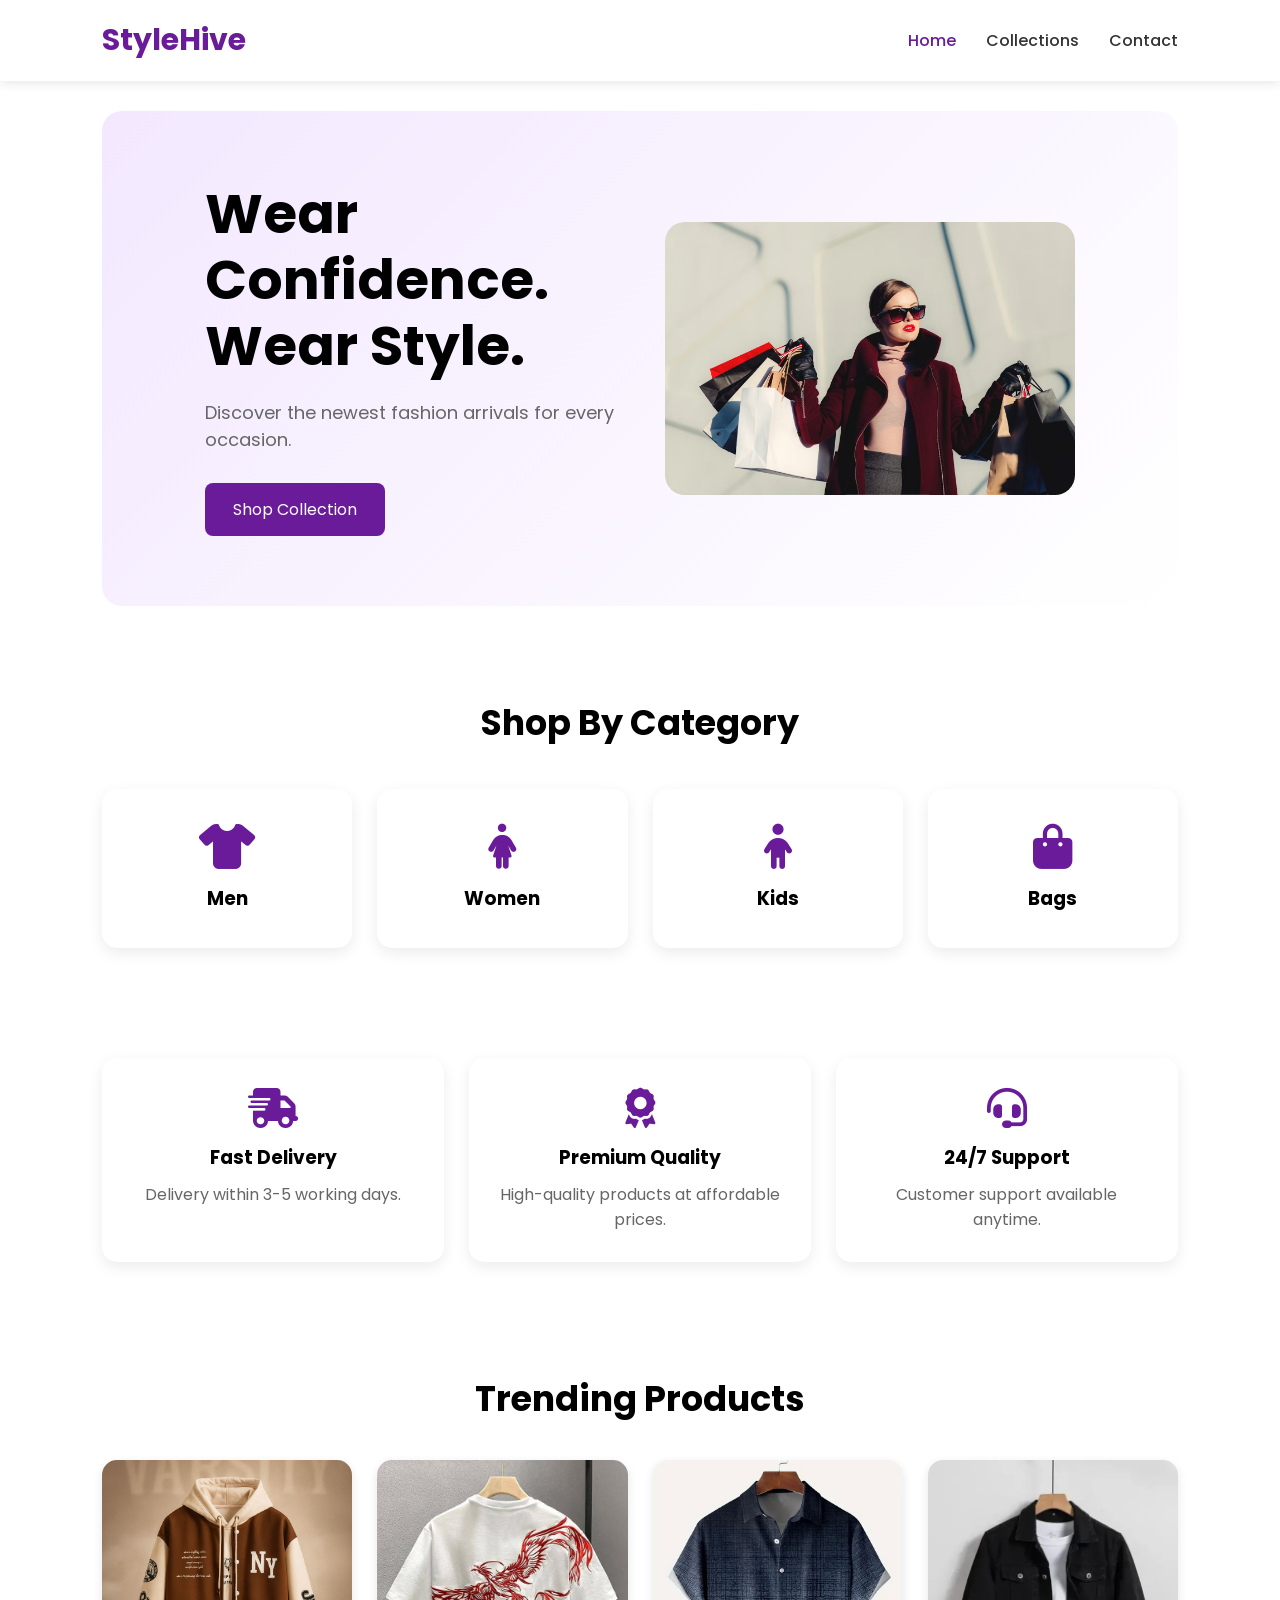
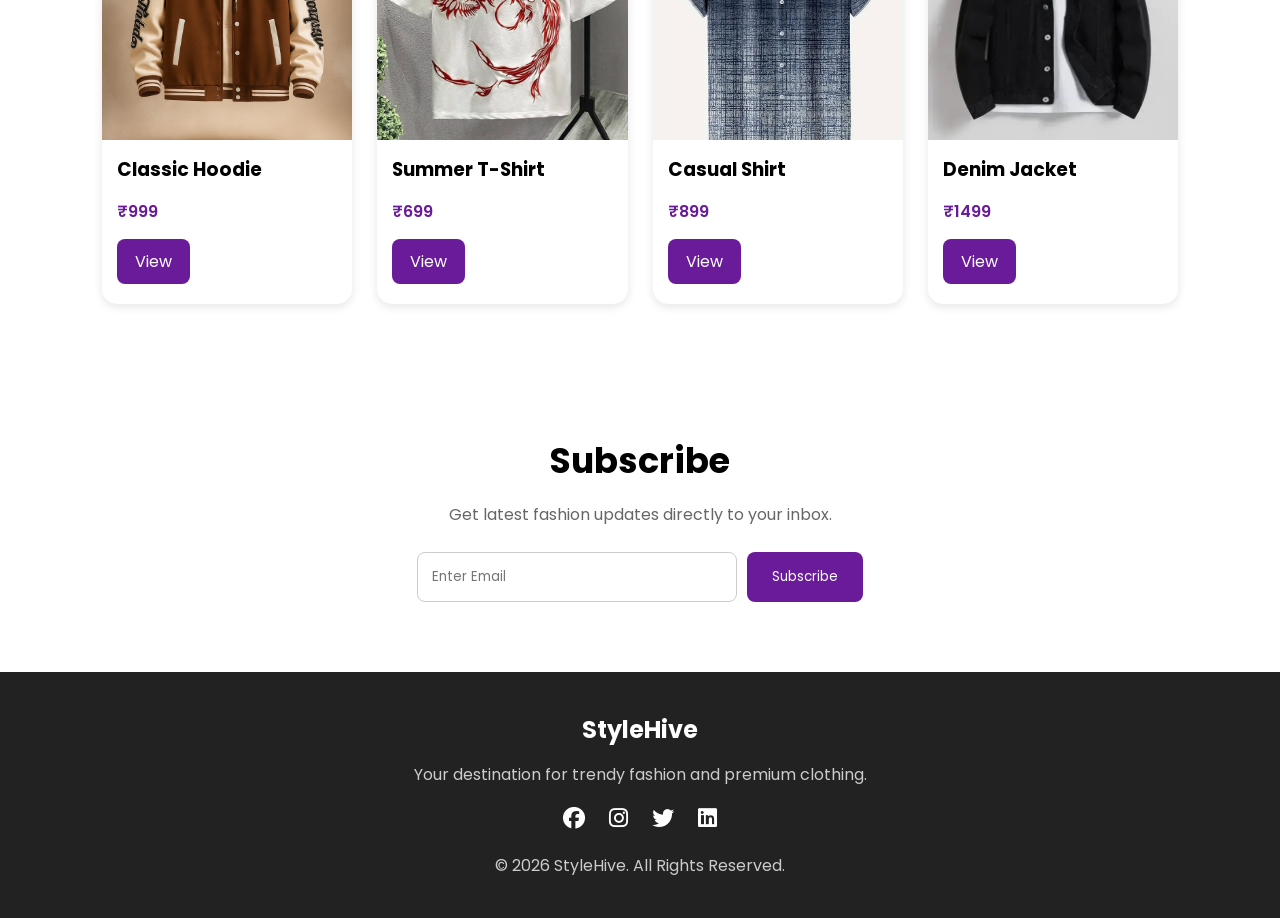
<file: index.html>
<!DOCTYPE html>
<html lang="en">

<head>
    <meta charset="UTF-8">
    <meta name="viewport" content="width=device-width, initial-scale=1.0">
    <title>StyleHive</title>

    <link rel="stylesheet" href="style.css">

    <link rel="stylesheet" href="https://cdnjs.cloudflare.com/ajax/libs/font-awesome/6.5.2/css/all.min.css">
</head>

<body>

    <!-- NAVBAR -->

    <nav class="navbar">

        <div class="logo">
            <h2>StyleHive</h2>
        </div>

        <ul class="nav-links">
            <li><a href="index.html" class="active">Home</a></li>
            <li><a href="collection.html">Collections</a></li>
            <li><a href="contact.html">Contact</a></li>
        </ul>

    </nav>


    <!-- HERO -->

    <section class="hero">

        <div class="hero-content">

            <h1>Wear Confidence.<br>Wear Style.</h1>

            <p>
                Discover the newest fashion arrivals for every occasion.
            </p>

            <a href="collection.html" class="btn">
                Shop Collection
            </a>

        </div>

        <div class="hero-image">

            <img src="./image/banner.avif" alt="Fashion Banner">

        </div>

    </section>


    <!-- CATEGORIES -->

    <section class="categories">

        <h2>Shop By Category</h2>

        <div class="category-container">

            <div class="category-card">
                <i class="fa-solid fa-shirt"></i>
                <h3>Men</h3>
            </div>

            <div class="category-card">
                <i class="fa-solid fa-person-dress"></i>
                <h3>Women</h3>
            </div>

            <div class="category-card">
                <i class="fa-solid fa-child"></i>
                <h3>Kids</h3>
            </div>

            <div class="category-card">
                <i class="fa-solid fa-bag-shopping"></i>
                <h3>Bags</h3>
            </div>

        </div>

    </section>


    <!-- FEATURES -->

    <section class="features">

        <div class="feature">

            <i class="fa-solid fa-truck-fast"></i>

            <h3>Fast Delivery</h3>

            <p>Delivery within 3-5 working days.</p>

        </div>

        <div class="feature">

            <i class="fa-solid fa-award"></i>

            <h3>Premium Quality</h3>

            <p>High-quality products at affordable prices.</p>

        </div>

        <div class="feature">

            <i class="fa-solid fa-headset"></i>

            <h3>24/7 Support</h3>

            <p>Customer support available anytime.</p>

        </div>

    </section>


    <!-- TRENDING -->

    <section class="products">

        <h2>Trending Products</h2>

        <div class="product-grid">


            <div class="product-card">

                <img src="./image/hoodie.jpg">

                <h3>Classic Hoodie</h3>

                <p>₹999</p>

                <a href="collections.html">View</a>

            </div>


            <div class="product-card">

                <img src="./image/tshirt.jpg">

                <h3>Summer T-Shirt</h3>

                <p>₹699</p>

                <a href="collections.html">View</a>

            </div>


            <div class="product-card">

                <img src="./image/ima0.jpg">

                <h3>Casual Shirt</h3>

                <p>₹899</p>

                <a href="collections.html">View</a>

            </div>


            <div class="product-card">

                <img src="./image/ima3.webp">

                <h3>Denim Jacket</h3>

                <p>₹1499</p>

                <a href="collections.html">View</a>

            </div>


        </div>

    </section>


    <!-- NEWSLETTER -->

    <section class="newsletter">

        <h2>Subscribe</h2>

        <p>Get latest fashion updates directly to your inbox.</p>

        <form>

            <input type="email" placeholder="Enter Email">

            <button>

                Subscribe

            </button>

        </form>

    </section>


    <!-- FOOTER -->

    <footer>

        <h2>StyleHive</h2>

        <p>

            Your destination for trendy fashion and premium clothing.

        </p>

        <div class="social-icons">

            <i class="fab fa-facebook"></i>

            <i class="fab fa-instagram"></i>

            <i class="fab fa-twitter"></i>

            <i class="fab fa-linkedin"></i>

        </div>

        <p>

            © 2026 StyleHive. All Rights Reserved.

        </p>

    </footer>

    <script src="script.js"></script>

</body>

</html>
</file>
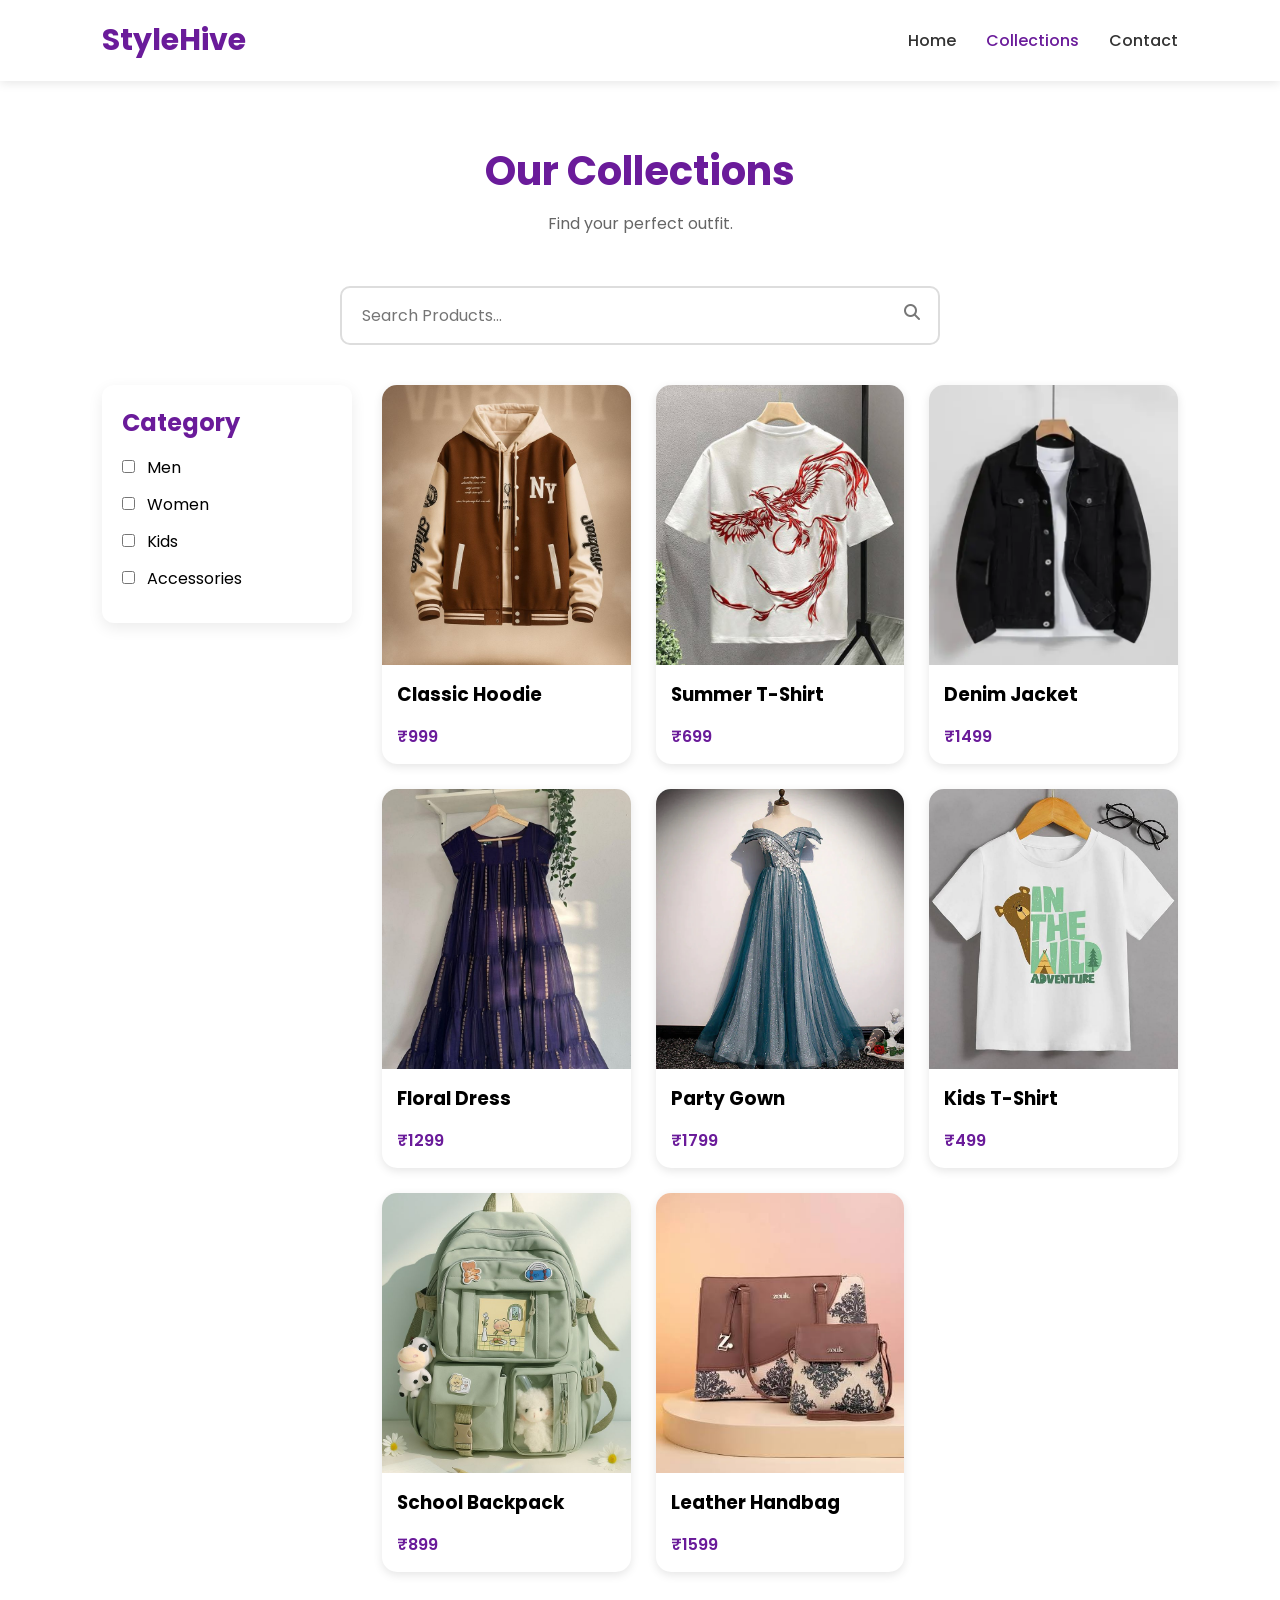
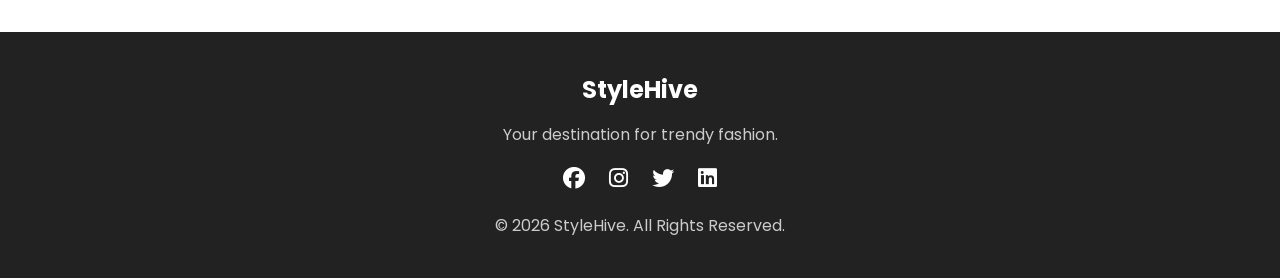
<file: collection.html>
<!DOCTYPE html>
<html lang="en">
<head>
    <meta charset="UTF-8">
    <meta name="viewport" content="width=device-width, initial-scale=1.0">
    <title>StyleHive | Collections</title>

    <link rel="stylesheet" href="style.css">

    <link rel="stylesheet"
    href="https://cdnjs.cloudflare.com/ajax/libs/font-awesome/6.5.2/css/all.min.css">
</head>
<body>

<!-- NAVBAR -->

<nav class="navbar">

    <div class="logo">
        <h2>StyleHive</h2>
    </div>

    <ul class="nav-links">
        <li><a href="index.html">Home</a></li>
        <li><a href="collections.html" class="active">Collections</a></li>
        <li><a href="contact.html">Contact</a></li>
    </ul>

</nav>

<!-- PAGE TITLE -->

<section class="collection-header">
    <h1>Our Collections</h1>
    <p>Find your perfect outfit.</p>
</section>

<!-- SEARCH -->

<div class="search-box">
    <input type="text" id="search" placeholder="Search Products...">
    <i class="fa-solid fa-magnifying-glass"></i>
</div>

<!-- COLLECTION SECTION -->

<section class="collection-container">

    <!-- FILTER -->

    <aside class="filter">

        <h2>Category</h2>

        <label>
            <input type="checkbox" value="Men" class="filter-check">
            Men
        </label>

        <label>
            <input type="checkbox" value="Women" class="filter-check">
            Women
        </label>

        <label>
            <input type="checkbox" value="Kids" class="filter-check">
            Kids
        </label>

        <label>
            <input type="checkbox" value="Accessories" class="filter-check">
            Accessories
        </label>

    </aside>

    <!-- PRODUCTS -->

    <div class="product-grid">

        <div class="product-card product"
        data-name="Classic Hoodie"
        data-category="Men">

            <img src="./image/hoodie.jpg">
            <h3>Classic Hoodie</h3>
            <p>₹999</p>

        </div>

        <div class="product-card product"
        data-name="Summer T-Shirt"
        data-category="Men">

            <img src="./image/tshirt.jpg">
            <h3>Summer T-Shirt</h3>
            <p>₹699</p>

        </div>

        <div class="product-card product"
        data-name="Denim Jacket"
        data-category="Men">

            <img src="./image/ima3.webp">
            <h3>Denim Jacket</h3>
            <p>₹1499</p>

        </div>

        <div class="product-card product"
        data-name="Floral Dress"
        data-category="Women">

            <img src="./image/ima5.jpg">
            <h3>Floral Dress</h3>
            <p>₹1299</p>

        </div>

        <div class="product-card product"
        data-name="Party Gown"
        data-category="Women">

            <img src="./image/ima9.webp">
            <h3>Party Gown</h3>
            <p>₹1799</p>

        </div>

        <div class="product-card product"
        data-name="Kids T-Shirt"
        data-category="Kids">

            <img src="./image/ima12.jpg">
            <h3>Kids T-Shirt</h3>
            <p>₹499</p>

        </div>

        <div class="product-card product"
        data-name="School Backpack"
        data-category="Accessories">

            <img src="./image/ima14.jpg">
            <h3>School Backpack</h3>
            <p>₹899</p>

        </div>

        <div class="product-card product"
        data-name="Leather Handbag"
        data-category="Accessories">

            <img src="./image/ima16.jpg">
            <h3>Leather Handbag</h3>
            <p>₹1599</p>

        </div>

    </div>

</section>

<!-- FOOTER -->

<footer>

    <h2>StyleHive</h2>

    <p>Your destination for trendy fashion.</p>

    <div class="social-icons">

        <i class="fab fa-facebook"></i>
        <i class="fab fa-instagram"></i>
        <i class="fab fa-twitter"></i>
        <i class="fab fa-linkedin"></i>

    </div>

    <p>© 2026 StyleHive. All Rights Reserved.</p>

</footer>

<script src="script.js"></script>

</body>
</html>
</file>
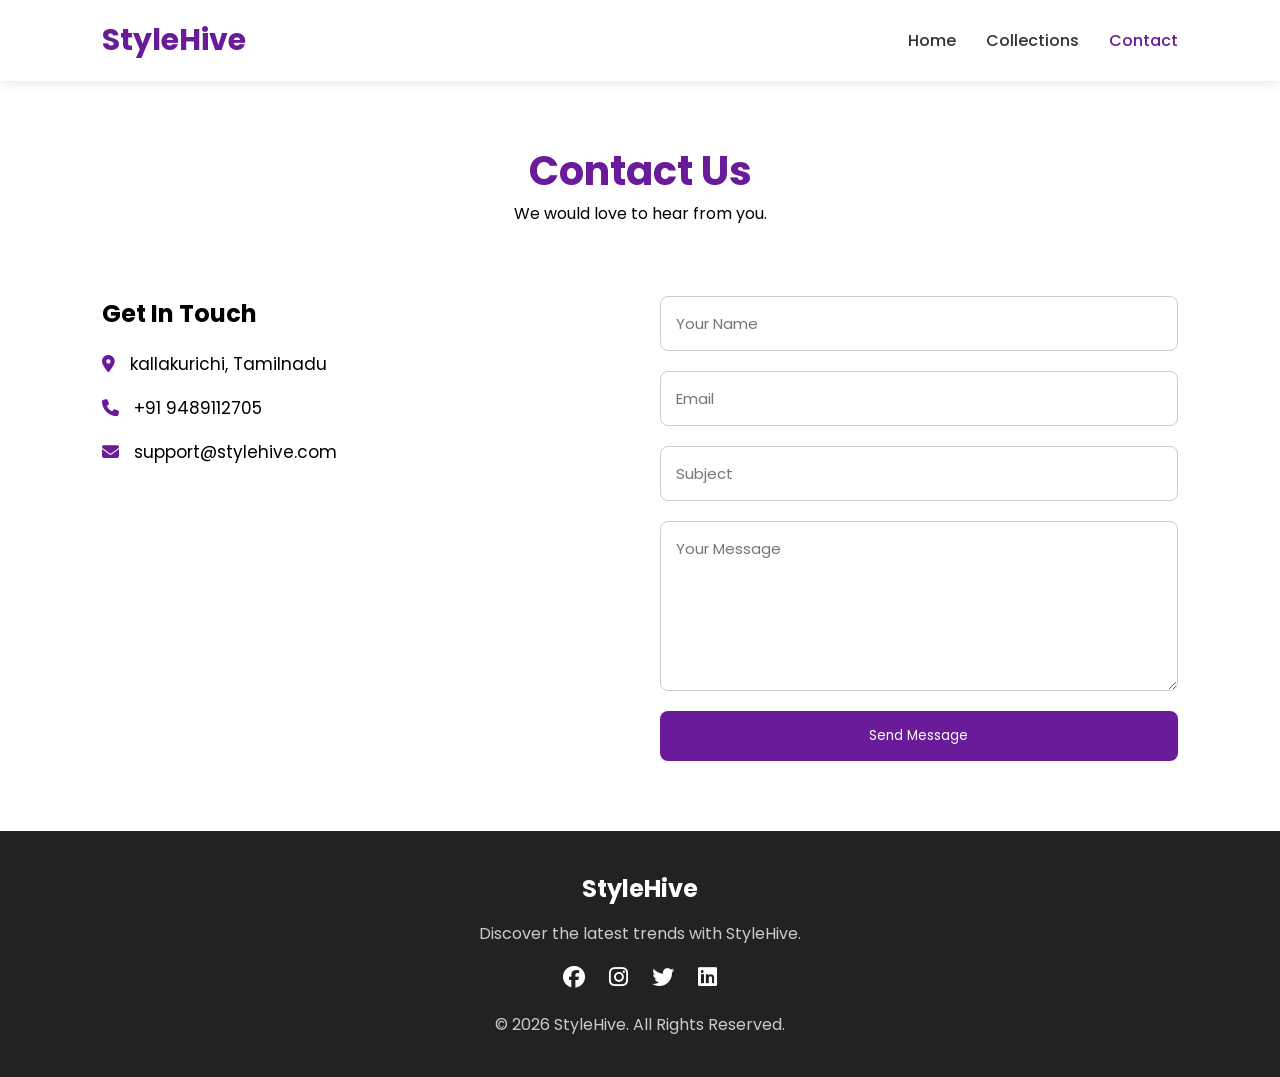
<file: contact.html>
<!DOCTYPE html>
<html lang="en">
<head>
    <meta charset="UTF-8">
    <meta name="viewport" content="width=device-width, initial-scale=1.0">
    <title>StyleHive | Contact</title>

    <link rel="stylesheet" href="style.css">

    <link rel="stylesheet"
    href="https://cdnjs.cloudflare.com/ajax/libs/font-awesome/6.5.2/css/all.min.css">
</head>
<body>

    <!-- NAVBAR -->

    <nav class="navbar">

        <div class="logo">
            <h2>StyleHive</h2>
        </div>

        <ul class="nav-links">
            <li><a href="index.html">Home</a></li>
            <li><a href="collection.html">Collections</a></li>
            <li><a href="contact.html" class="active">Contact</a></li>
        </ul>

    </nav>

    <!-- CONTACT HEADER -->

    <section class="contact-header">
        <h1>Contact Us</h1>
        <p>We would love to hear from you.</p>
    </section>

    <!-- CONTACT -->

    <section class="contact-container">

        <div class="contact-info">

            <h2>Get In Touch</h2>

            <p>
                <i class="fa-solid fa-location-dot"></i>
                kallakurichi, Tamilnadu
            </p>

            <p>
                <i class="fa-solid fa-phone"></i>
                +91 9489112705
            </p>

            <p>
                <i class="fa-solid fa-envelope"></i>
                support@stylehive.com
            </p>

        </div>

        <div class="contact-form">

            <form>

                <input
                type="text"
                placeholder="Your Name"
                required>

                <input
                type="email"
                placeholder="Email"
                required>

                <input
                type="text"
                placeholder="Subject">

                <textarea
                rows="6"
                placeholder="Your Message"></textarea>

                <button type="submit">
                    Send Message
                </button>

            </form>

        </div>

    </section>

    <!-- FOOTER -->

    <footer>

        <h2>StyleHive</h2>

        <p>
            Discover the latest trends with StyleHive.
        </p>

        <div class="social-icons">

            <i class="fab fa-facebook"></i>
            <i class="fab fa-instagram"></i>
            <i class="fab fa-twitter"></i>
            <i class="fab fa-linkedin"></i>

        </div>

        <p>
            © 2026 StyleHive. All Rights Reserved.
        </p>

    </footer>

    <script src="script.js"></script>

</body>
</html>
</file>
<file: style.css>
/* Google Font */
@import url('https://fonts.googleapis.com/css2?family=Poppins:wght@300;400;500;600;700&display=swap');

* {
    margin: 0;
    padding: 0;
    box-sizing: border-box;
    font-family: 'Poppins', sans-serif;
}

body {
   background:#fff
    color:#333;
}

a {
    text-decoration: none;
}

img {
    width: 100%;
    display: block;
}

/* NAVBAR */

.navbar {
    display: flex;
    justify-content: space-between;
    align-items: center;
    padding: 18px 8%;
    background: #fff;
    position: sticky;
    top: 0;
    z-index: 1000;
    box-shadow: 0 2px 10px rgba(0, 0, 0, 0.1);
}

.logo h2 {
    color: #6a1b9a;
    font-size: 30px;
}

.nav-links {
    display: flex;
    list-style: none;
    gap: 30px;
}

.nav-links a {
    color: #333;
    font-weight: 500;
    transition: .3s;
}

.nav-links a:hover,
.nav-links .active {
    color: #6a1b9a;
}

/* HERO */

.hero{
    display:flex;
    justify-content:space-between;
    align-items:center;
    padding:70px 8%;
    gap:50px;
    background:linear-gradient(135deg,#f3e8ff,#ffffff);
    border-radius:20px;
    margin:30px 8%;
}

.hero-content {
    flex: 1;
}

.hero-content h1 {
    font-size: 55px;
    margin-bottom: 20px;
    line-height: 1.2;
}

.hero-content p {
    color: #666;
    margin-bottom: 30px;
    font-size: 18px;
}

.btn {
    display: inline-block;
    background: #6a1b9a;
    color: white;
    padding: 14px 28px;
    border-radius: 8px;
    transition: .3s;
}

.btn:hover {
    background: #4a148c;
}

.hero-image {
    flex: 1;
}

.hero-image img {
    border-radius: 20px;
}

/* CATEGORY */

.categories {
    padding: 60px 8%;
}

.categories h2 {
    text-align: center;
    margin-bottom: 40px;
    font-size: 35px;
}

.category-container {
    display: grid;
    grid-template-columns: repeat(auto-fit, minmax(180px, 1fr));
    gap: 25px;
}

.category-card {
    background: white;
    padding: 35px;
    border-radius: 15px;
    text-align: center;
    transition: .3s;
    box-shadow: 0 5px 15px rgba(0, 0, 0, .08);
}

.category-card:hover {
    transform: translateY(-8px);
}

.category-card i {
    font-size: 45px;
    color: #6a1b9a;
    margin-bottom: 15px;
}

/* FEATURES */

.features {
    padding: 50px 8%;
    display: grid;
    grid-template-columns: repeat(auto-fit, minmax(250px, 1fr));
    gap: 25px;
}

.feature {
    background: white;
    padding: 30px;
    text-align: center;
    border-radius: 15px;
    box-shadow: 0 5px 15px rgba(0, 0, 0, .08);
}

.feature i {
    font-size: 40px;
    color: #6a1b9a;
    margin-bottom: 15px;
}

.feature h3 {
    margin-bottom: 10px;
}

.feature p {
    color: #666;
}

/* PRODUCTS */

.products {
    padding: 60px 8%;
}

.products h2 {
    text-align: center;
    margin-bottom: 35px;
    font-size: 35px;
}

.product-grid {
    display: grid;
    grid-template-columns: repeat(auto-fit, minmax(230px, 1fr));
    gap: 25px;
}

.product-card {
    background: white;
    border-radius: 15px;
    overflow: hidden;
   box-shadow: 0px 3px 10px rgba(0, 0, 0, 0.1);
    transition: .3s;
}

.product-card:hover {
    transform: translateY(-8px);
}

.product-card img {
    height: 280px;
    object-fit: cover;
}

.product-card h3 {
    margin: 15px;
}

.product-card p {
    margin: 0 15px 15px;
    color: #6a1b9a;
    font-weight: 600;
}

.product-card a {
    display: inline-block;
    margin: 0 15px 20px;
    background: #6a1b9a;
    color: white;
    padding: 10px 18px;
    border-radius: 8px;
}

/* COLLECTION HEADER */

.collection-header {
    text-align: center;
    padding: 60px 8% 30px;
}

.collection-header h1 {
    font-size: 40px;
    color: #6a1b9a;
}

.collection-header p {
    color: #666;
    margin-top: 10px;
}

/* SEARCH BAR */

.search-box {
    width: 90%;
    max-width: 600px;
    margin: 20px auto 40px;
    position: relative;
}

.search-box input {
    width: 100%;
    padding: 15px 20px;
    border: 2px solid #ddd;
    border-radius: 10px;
    outline: none;
    font-size: 16px;
}

.search-box i {
    position: absolute;
    right: 20px;
    top: 18px;
    color: #777;
}

/* COLLECTION LAYOUT */

/* COLLECTION LAYOUT */

.collection-container {
    display: flex;
    align-items: flex-start;
    gap: 30px;
    padding: 0 8% 60px;
}

.filter{
    flex:0 0 250px;
    background:#fff;
    padding:20px;
    border-radius:12px;
    box-shadow:0 5px 15px rgba(0,0,0,.08);
    height:fit-content;
}

.collection-container .product-grid {
    width: 100%;
    display: grid;
    grid-template-columns: repeat(3, minmax(220px, 1fr));
    gap: 25px;
}

.collection-container .product-card {
    width: 100%;
}

.collection-container .product-card img {
    width: 100%;
    height: 280px;
    object-fit: cover;
}

.filter h2 {
    margin-bottom: 15px;
    color: #6a1b9a;
}

.filter label {
    display: block;
    margin: 12px 0;
    cursor: pointer;
    font-size: 16px;
}

.filter input {
    margin-right: 8px;
}

/* NEWSLETTER */

.newsletter {
    text-align: center;
    padding: 70px 8%;
    background: #ffffff;
}

.newsletter h2 {
    font-size: 35px;
    margin-bottom: 15px;
}

.newsletter p {
    color: #666;
    margin-bottom: 25px;
}

.newsletter form {
    display: flex;
    justify-content: center;
    flex-wrap: wrap;
    gap: 10px;
}

.newsletter input {
    width: 320px;
    padding: 14px;
    border: 1px solid #ccc;
    border-radius: 8px;
    outline: none;
}

.newsletter button {
    padding: 14px 25px;
    border: none;
    background: #6a1b9a;
    color: #fff;
    border-radius: 8px;
    cursor: pointer;
    transition: .3s;
}

.newsletter button:hover {
    background: #4a148c;
}

/* CONTACT */

.contact-header {
    text-align: center;
    padding: 60px 8% 30px;
}

.contact-header h1 {
    font-size: 40px;
    color: #6a1b9a;
}

.contact-container {
    display: flex;
    gap: 40px;
    padding: 40px 8% 70px;
    flex-wrap: wrap;
}

.contact-info {
    flex: 1;
}

.contact-info h2 {
    margin-bottom: 20px;
}

.contact-info p {
    margin: 18px 0;
    font-size: 17px;
}

.contact-info i {
    color: #6a1b9a;
    margin-right: 10px;
}

.contact-form {
    flex: 1;
}

.contact-form form {
    display: flex;
    flex-direction: column;
}

.contact-form input,
.contact-form textarea {
    padding: 15px;
    margin-bottom: 20px;
    border: 1px solid #ccc;
    border-radius: 8px;
    outline: none;
    font-size: 15px;
}

.contact-form button {
    background: #6a1b9a;
    color: #fff;
    border: none;
    padding: 15px;
    border-radius: 8px;
    cursor: pointer;
    transition: .3s;
}

.contact-form button:hover {
    background: #4a148c;
}

/* FOOTER */

footer {
    background: #222;
    color: #fff;
    text-align: center;
    padding: 40px 20px;
}

footer h2 {
    margin-bottom: 15px;
}

footer p {
    color: #ccc;
}

.social-icons {
    margin: 20px 0;
}

.social-icons i {
    font-size: 22px;
    margin: 0 10px;
    cursor: pointer;
    transition: .3s;
}

.social-icons i:hover {
    color: #bb86fc;
}

/* =========================
   RESPONSIVE DESIGN
========================= */

@media (max-width:992px) {

    .hero {
        flex-direction: column;
        text-align: center;
    }

    .hero-content h1 {
        font-size: 42px;
    }

    .collection-container {
        flex-direction: column;
    }

    .filter {
        width: 100%;
    }

    .contact-container {
        flex-direction: column;
    }

}

@media (max-width:768px) {

    .navbar {
        flex-direction: column;
        gap: 15px;
    }

    .nav-links {
        gap: 15px;
        flex-wrap: wrap;
        justify-content: center;
    }

    .hero {
        padding: 40px 5%;
    }

    .hero-content h1 {
        font-size: 34px;
    }

    .categories,
    .products,
    .newsletter,
    .contact-container {
        padding-left: 5%;
        padding-right: 5%;
    }

    .product-grid {
        grid-template-columns: repeat(2, 1fr);
    }

}

@media (max-width:576px) {

    .hero-content h1 {
        font-size: 28px;
    }

    .product-grid {
        grid-template-columns: 1fr;
    }

    .category-container {
        grid-template-columns: 1fr;
    }

    .newsletter form {
        flex-direction: column;
    }

    .newsletter input {
        width: 100%;
    }

    .newsletter button {
        width: 100%;
    }

    .search-box {
        width: 95%;
    }

    .collection-header h1,
    .contact-header h1 {
        font-size: 30px;
    }

}
</file>
